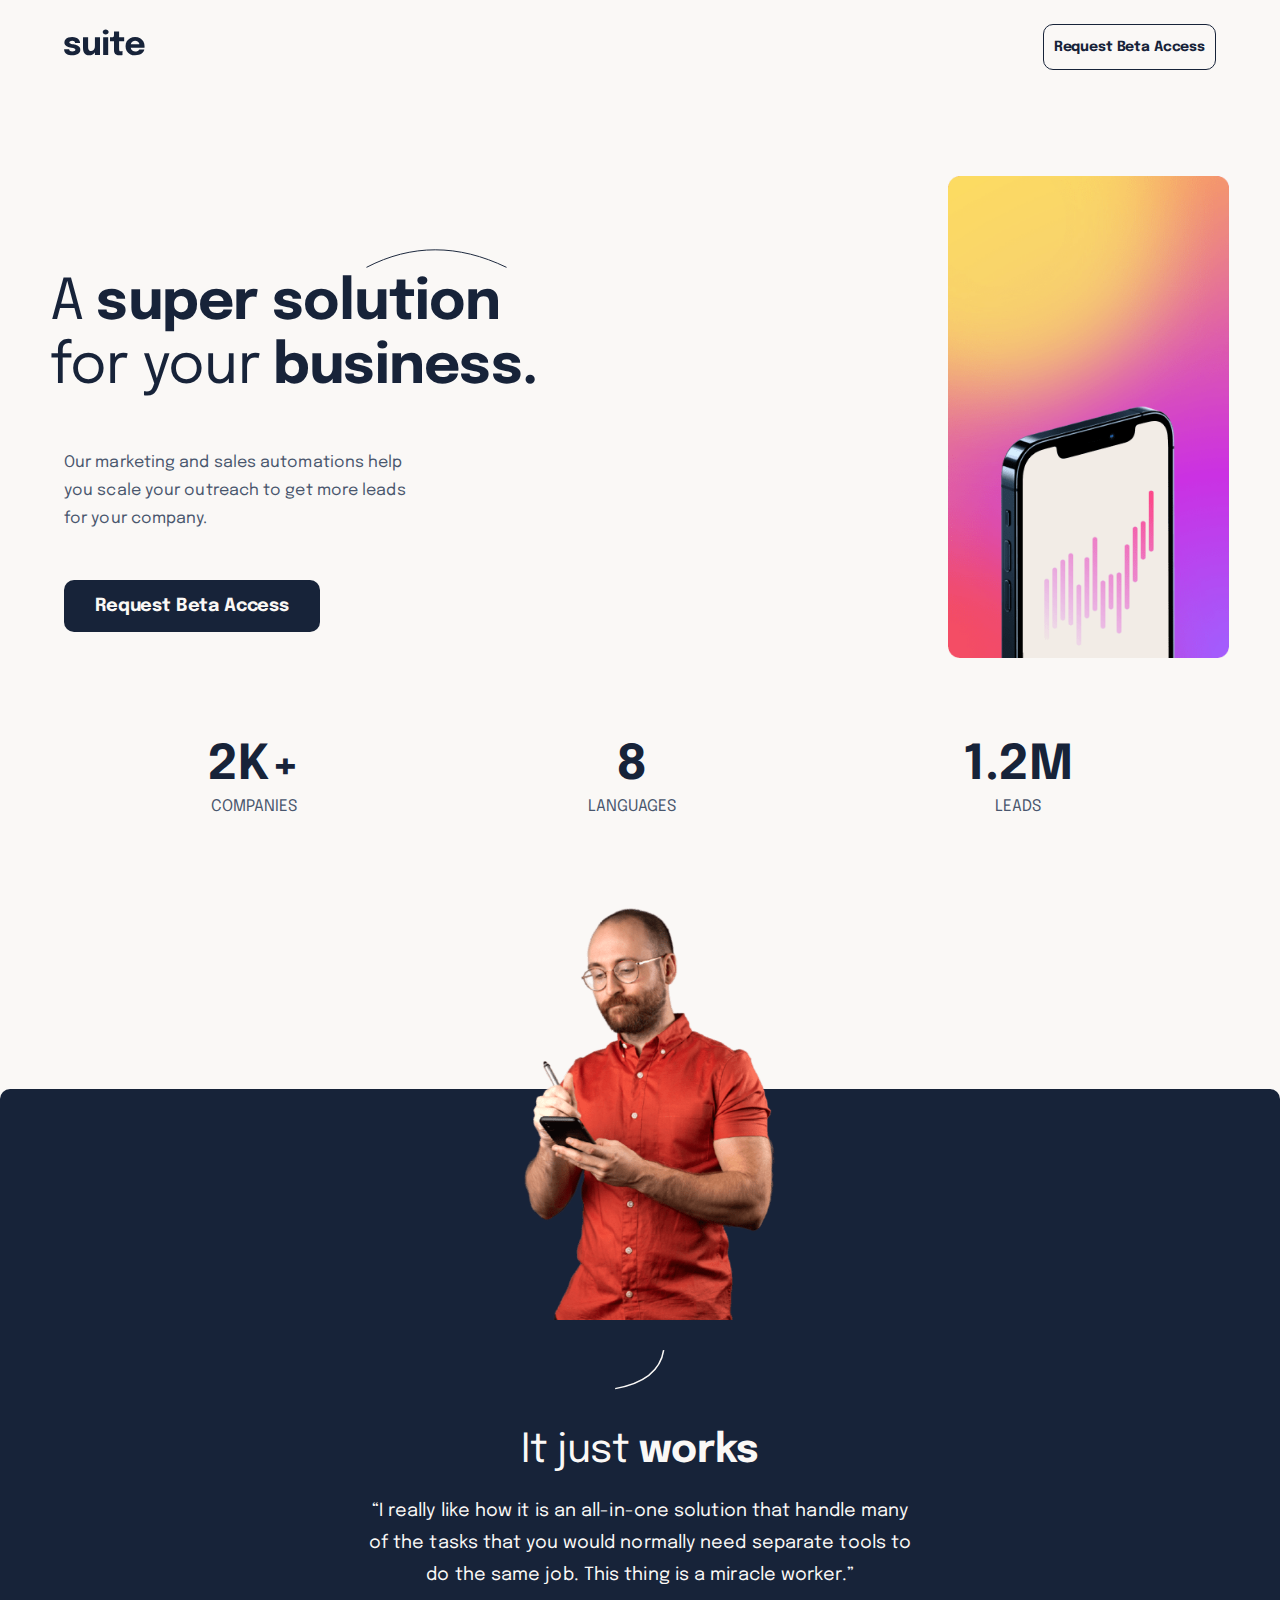
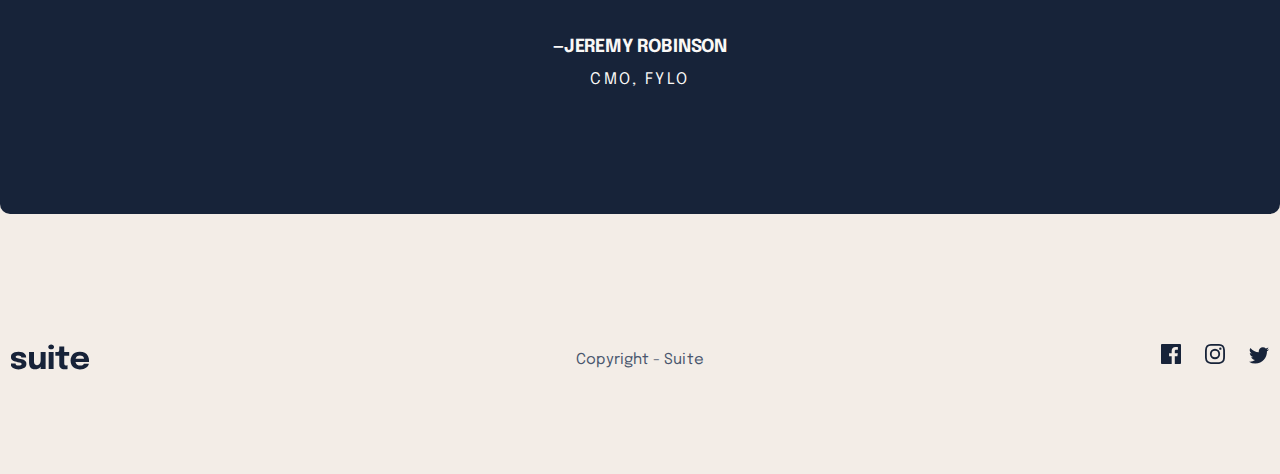
<file: suite-landing-page/starter-code/index.html>
<!DOCTYPE html>
  <html lang="en">
  <head>
    <meta charset="UTF-8">
    <meta name="viewport" content="width=device-width, initial-scale=1.0">
    <link rel="icon" type="image/png" sizes="32x32" href="./assets/favicon-32x32.png">
    <link rel="stylesheet" href="./css/queries.css">
    <title>Frontend Mentor | Suite landing page</title>
  </head>
  <body>
      <!-- NAVIGATION BAR -->
          <nav>
            <div class="logo"><a href="#"><img src="./assets/logo.svg" alt="LOGO"></a></div>
            <a class="btn-nav" href="#">Request Beta Access</a>
          </nav>
      <!-- NAVIGATION BAR END -->
          <!-- MAIN CONTAINER -->
      <div class="main-container">
          <!-- FIRST SECTION START -->
              <section class="first-section">
            <div class="curv first-section-curv"><img src="./assets/pattern-curved-line-1.svg" alt=""></div>
                <h1>A <span>super solution</span><br>for your <span>business.</span></h1>
                <p class="hero-text"> Our marketing and sales automations help you scale your outreach to 
                  get more leads for your company. </p>
                <a class="btn-section-one" href="#">Request Beta Access</a>
            <img src="./assets/image-hero-portrait@2x.png" alt="" class="hero-image hero-image-xl">
               <img src="./assets/image-hero-portrait.png" alt="" class="hero-image hero-image-l">
                <img src="./assets/image-hero-landscape@2x.png" alt="" class="hero-image hero-image-m">
               <img src="./assets/image-hero-landscape.png" alt="" class="hero-image hero-image-s">
                
                <aside>
                  <ul>
                    <li>
                      <h2>2K+</h2>
                      <p>Companies</p>
                    </li>
                    <li>
                      <h2>8</h2>
                      <p>Languages</p>
                    </li>
                    <li>
                      <h2>1.2M</h2>
                      <p>Leads</p>
                    </li>
                  </ul>
                </aside>
              </section>
         
          <!-- FIRST SECTION END -->

           <!-- SECOND SECTION -->
           <img src="./assets/image-jeremy-large@2x.png" class=" jeremy-image jeremy-image-l" alt="">
           <section class="second-section">
                <img src="./assets/pattern-blur.svg" class="pattern-blur" alt="">
                <img src="./assets/image-jeremy-large.png" class=" jeremy-image jeremy-image-m" alt=""> 
                <img src="./assets/image-jeremy-small.png" class=" jeremy-image jeremy-image-s" alt=""> 
                 <blockquote>
                    <img src="./assets/pattern-curved-line-2.svg" alt="" class="pattern-curved-line-2">
                    <h2>It just <span>works</span></h2>
                    <p class="quote-text">&ldquo;I really like how it is an all-in-one solution that handle many of 
                      the tasks that you would normally need separate tools to do the same 
                      job. This thing is a miracle worker.&rdquo;</p>
                      <figcaption>&mdash;Jeremy Robinson<br>
                        <cite>
                          CMO, Fylo
                        </cite>
                      </figcaption>
                </blockquote>
    </section>
  </div>
</div>
  <!-- SECOND SECTION  END -->
  <!-- MAIN CONTAINER  END -->

  <!-- FOOTER SECTION -->

      <footer>
      
        <a href="#"><img src="./assets/logo.svg" class="footer-logo" alt="LOGO"></a>
        <p class="copy-right">Copyright - Suite</p> 
        <ul>
         <li>
            <a href="#"><img src="./assets/icon-facebook.svg" alt=""></a>
         </li>
         <li>
           <a href="#"><img src="./assets/icon-instagram.svg" alt=""></a>
         </li>
         <li>
           <a href="#"><img src="./assets/icon-twitter.svg" alt=""></a>
         </li>
        </ul>
 </footer>
  <!-- FOOTER SECTION END -->

  </body>
  </html>
</file>
<file: suite-landing-page/starter-code/css/queries.css>
@import url('https://fonts.googleapis.com/css2?family=Epilogue:wght@400;700&display=swap');

*{
    margin: 0;
    padding: 0;
    box-sizing: border-box;
    font-family: 'Epilogue', sans-serif;
    user-select: none;
}

body{
    background-color: #FAF8F6;
}
nav{
    width: 90%;
    margin: 24px auto 0px auto;
    display: flex;
    flex-direction: row;
    justify-content: space-between;
    align-items: flex-start;
    
}

.btn-nav{
    text-decoration: none;
    display: inline-block;
    border: 1px solid #172339;
    color: #172339;
    padding: 10px;
    border-radius: 10px;
    font-style: normal;
    font-weight: 700;
    font-size: 14px;
    line-height: 24px;
    letter-spacing: -0.14px;
    color: #172339;
    transition: 0.5s;  
}

.btn-nav:hover{
    background-color: #49566D;
    color: #FAF8F6; 
}

.logo a img{
    margin-top: 5px;
    width: 81px;
}

.hero-image{
    display: none;
}

.first-section{ 
    width: 90%;
    margin: 56px auto 0px auto;
    display: flex;
    flex-direction: column;
}

.first-section-curv img{
    position: relative;
    left: 170px;
    max-width: 151.47px;
    max-height: 19px;
}

h1{
    font-style: normal;
    font-weight: 400;
    font-size: 38px;
    line-height: 44px;
    letter-spacing: -0.527778px;
    font-weight: 400;
    color: #172339;
    margin-top: 8.32px;
}
span{
    font-weight: 700;
}

.hero-text{
   
    font-style: normal;
    font-weight: 400;
    font-size: 16px;
    line-height: 28px;
    letter-spacing: 0.0888889px;
    margin-top: 32px;
    color: #49566D;
    width: 350px
}

.btn-section-one{
    text-decoration: none;
    padding: 10px;
    background-color:#172339;
    color: #FAF8F6;
    border-radius: 10px;
    font-style: normal;
    font-weight: 700;
    font-size: 18px;
    line-height: 32px;
    letter-spacing: -0.18px;
    margin-top: 47px;
    transition: 0.8s;
    max-width: 256px;
    text-align: center;
}

.btn-section-one:hover{
    background-image: linear-gradient(#A060FF,#CB30E3,#FFA84E);
}

.hero-image-s{
    display: block; 
    position: relative;
    max-width: 343px;
    margin: 24px auto 0 auto;
}

aside{
    margin-top: 56px;
}
aside ul li{
    list-style: none;
    display: block;
    text-align: center;
    margin-bottom: 32px;
}

aside h2{
    font-style: normal;
    font-weight: 700;
    font-size: 48px;
    line-height: 56px;
    text-align: center;    
    color: #172339;
    margin-top: 50px;
}

aside p{
    font-style: normal;
    font-weight: 400;
    font-size: 16px;
    line-height: 26px;
    text-align: center;
    text-transform: uppercase;
    color: #49566D;
}



.second-section{
    display: flex;
    flex-direction: column;
    width: 100%;
    margin-top: 56px;
    position: relative;
}
.jeremy-image{
    display: none;
}
.pattern-blur{
    display: block;
    max-width: 200px;
    margin: 123px auto;
}
 
.jeremy-image-s{
    display: block;
    position: absolute;
    max-width: 252px;
    margin: auto;
    top: 0px;
    left: 55px;
    right: 36px;
    z-index: 100;
}


.quote-container{
    width: 100%;
}

blockquote{
    position: absolute;
    top: 181px;
    background-color: #172339;
    border-radius: 10px;
    width: 100%;
}

.pattern-curved-line-2{
    display: block;
    max-width: 49.27px;
    margin: 261px  auto 0px auto;
    
}

blockquote .quote-text{
    font-style: normal;
    font-weight: 400;
    font-size: 18px;
    line-height: 32px;
    text-align: center;
    letter-spacing: 0.09px;
    color: #FAF8F6;
    padding: 20px 20px;
    max-width: 600px;
    margin: auto;
    
}

blockquote figcaption{
    font-style: normal;
    font-weight: 700;
    font-size: 18px;
    line-height: 32px;
    text-align: center;
    letter-spacing: -0.18px;
    color: #FAF8F6;
    padding: 20px 20px;
    max-width: 600px;
    margin: auto;
    text-transform: uppercase;
}

blockquote figcaption cite{
    font-style: normal;
    font-weight: 400;
    font-size: 16px;
    line-height: 26px;
    letter-spacing: 2.5px;
}
blockquote h2{
    font-style: normal;
    font-weight: 400;
    font-size: 40px;
    line-height: 48px;
    text-align: center;
    letter-spacing: -0.416667px;
    color: #FAF8F6;
    margin-top: 37px;
  
}

footer{
    width: 100%;
    height: 420px;
    padding:50px;
    background-color: #F3EDE7;
    position: relative;
    top: 300px;
    padding: 100px;
    z-index: -300;

}

.footer-logo{
    max-width: 100px;
    margin: 0px auto;
    position: absolute;
    top: 190px;
    left: 50%;
    transform: translateX(-50%);
}

.copy-right{
    font-style: normal;
    font-weight: 400;
    font-size: 15px;
    line-height: 32px;
    text-align: center;
    letter-spacing: 0.0833333px;
    color: #49566D;
    align-items: baseline;
    position: absolute;
    top: 255px;
    left: 50%;
    transform: translateX(-50%);
}

footer ul{
    position: absolute;
    right: 50%;
    transform: translateX(50%);
    top: 320px;
}
footer ul li{
    list-style: none;
    display: inline-block;
    margin: 0px 10px;
    
}

footer ul li a img:hover{
    filter: grayscale(100%);
}




@media all and (min-width: 768px){
  
   .hero-image-s{
    display: none;
   }

   .hero-image-l{
    max-width: 281px;
    display: block;
    position: absolute;
    top: 176px;
    right: 51px;
    z-index: -100;
   }


    .first-section-curv img{
        max-width: 231.19px;
        height: 29px;
        left: 302px;
        top: 122.68px; 
    }

    h1{
        position: absolute;
        width: 573px;
        height: 129px;
        left: 50px;
        top: 264px;
        font-size: 56px;
        line-height: 64px;
        letter-spacing: -0.777778px;
    }

    .hero-text{
        margin-top: 300px;
    }

    aside ul{
        display: flex;
        flex-direction: row;    
        justify-content: space-around;
    }





    .jeremy-image-s{
        display: none;
    }

    .jeremy-image-m{
        display: block;
        position: absolute;
        max-width: 252px;
        margin: auto;
        top: 0px;
        left: 55px;
        right: 36px;
        z-index: 100;
    }

    blockquote{
    position: absolute;
    top: 181px;
    background-color: #172339;
    border-radius: 10px;
    width: 100%;
    height: 725px;
}
    
    footer .footer-logo{
       left: 50px;
       top: 290px;
    }

    footer ul{
        right: 65px;
        top: 290px;
    }

    footer .copy-right{
        top: 290px;
    }

}


@media all and (min-width: 1320px){

    nav{ 
        width: 80%;
    }

    .btn-nav{
        margin-top: 10px;
    }
    
    .logo a img{
        margin-top: 20px;
        
    }

    .first-section-curv img{
        left: 400px;
        width: 287px;
        height: 32px;
    }

    h1{
        width: 632px;
        height: 156px;
        left: 130px;
        top: 264px;
        font-style: normal;
        font-weight: 400;
        font-size: 72px;
        line-height: 78px;
        letter-spacing: -1px;
    }

    .hero-text{
        position: relative;
        left: 60px;
        font-size: 18px;
        line-height: 32px;
        letter-spacing: 0.1px;
        }

    .btn-section-one{
        position: relative;
        left: 60px;
        font-weight: 700;
        font-size: 18px;
        line-height: 32px;
        letter-spacing: -0.18px;
    }
        
    aside ul{
        flex-direction: column;
        width: 160px;
        position: absolute;
        top: 300px;
        right: 250px;
    }

    .hero-image-l{
        display: none;
       }

       .hero-image-xl{
        max-width: 350px;
        display: block;
        position: relative;
        top: -450px;
        left: 490px;
        z-index: -100;
        margin-right: 20px;
       }


       .second-section{
        position: absolute;
        top: 852px;
        bottom: 0px;
        flex-direction: row;
        height: 500px;
       
    }

    .jeremy-image-m{
        display: none;
    }
    .jeremy-image-l{
        display: block;
        position: absolute;
        left: 212px;
        max-width: 370px;
        top: 1030px;
        z-index: 100;
    }

    blockquote{
        width: 80%;
        left: 50%;
        right: 50%;
        transform: translateX(-50%);
        height: 545px;
    }
    blockquote h2{
        position: absolute;
        right: 14.57%;
        top: calc(50% - 56px/2 - 156.5px);  
        width: 299px;
        font-size: 48px;
        line-height: 56px;
        letter-spacing: -0.5px;
    }

    blockquote .quote-text{
        position: absolute;
        top: 184px;
        right: 125px;
        text-align: left;
        font-size: 20px;
        line-height: 35px;
        letter-spacing: 0.1px;
        width: 350px;

    }

    blockquote figcaption{
        position: absolute;
        top: 414px;
        right: 270px;
    }
    
    blockquote figcaption cite{

    }

    footer{
        top: 100px;
    }
  
    footer .footer-logo{
        left: 15%;
        top: 360px;
     }
 
     footer ul{
        right: 15%;
        top: 360px;
     }
 
     footer .copy-right{
         top: 360px;
     }

}
</file>
